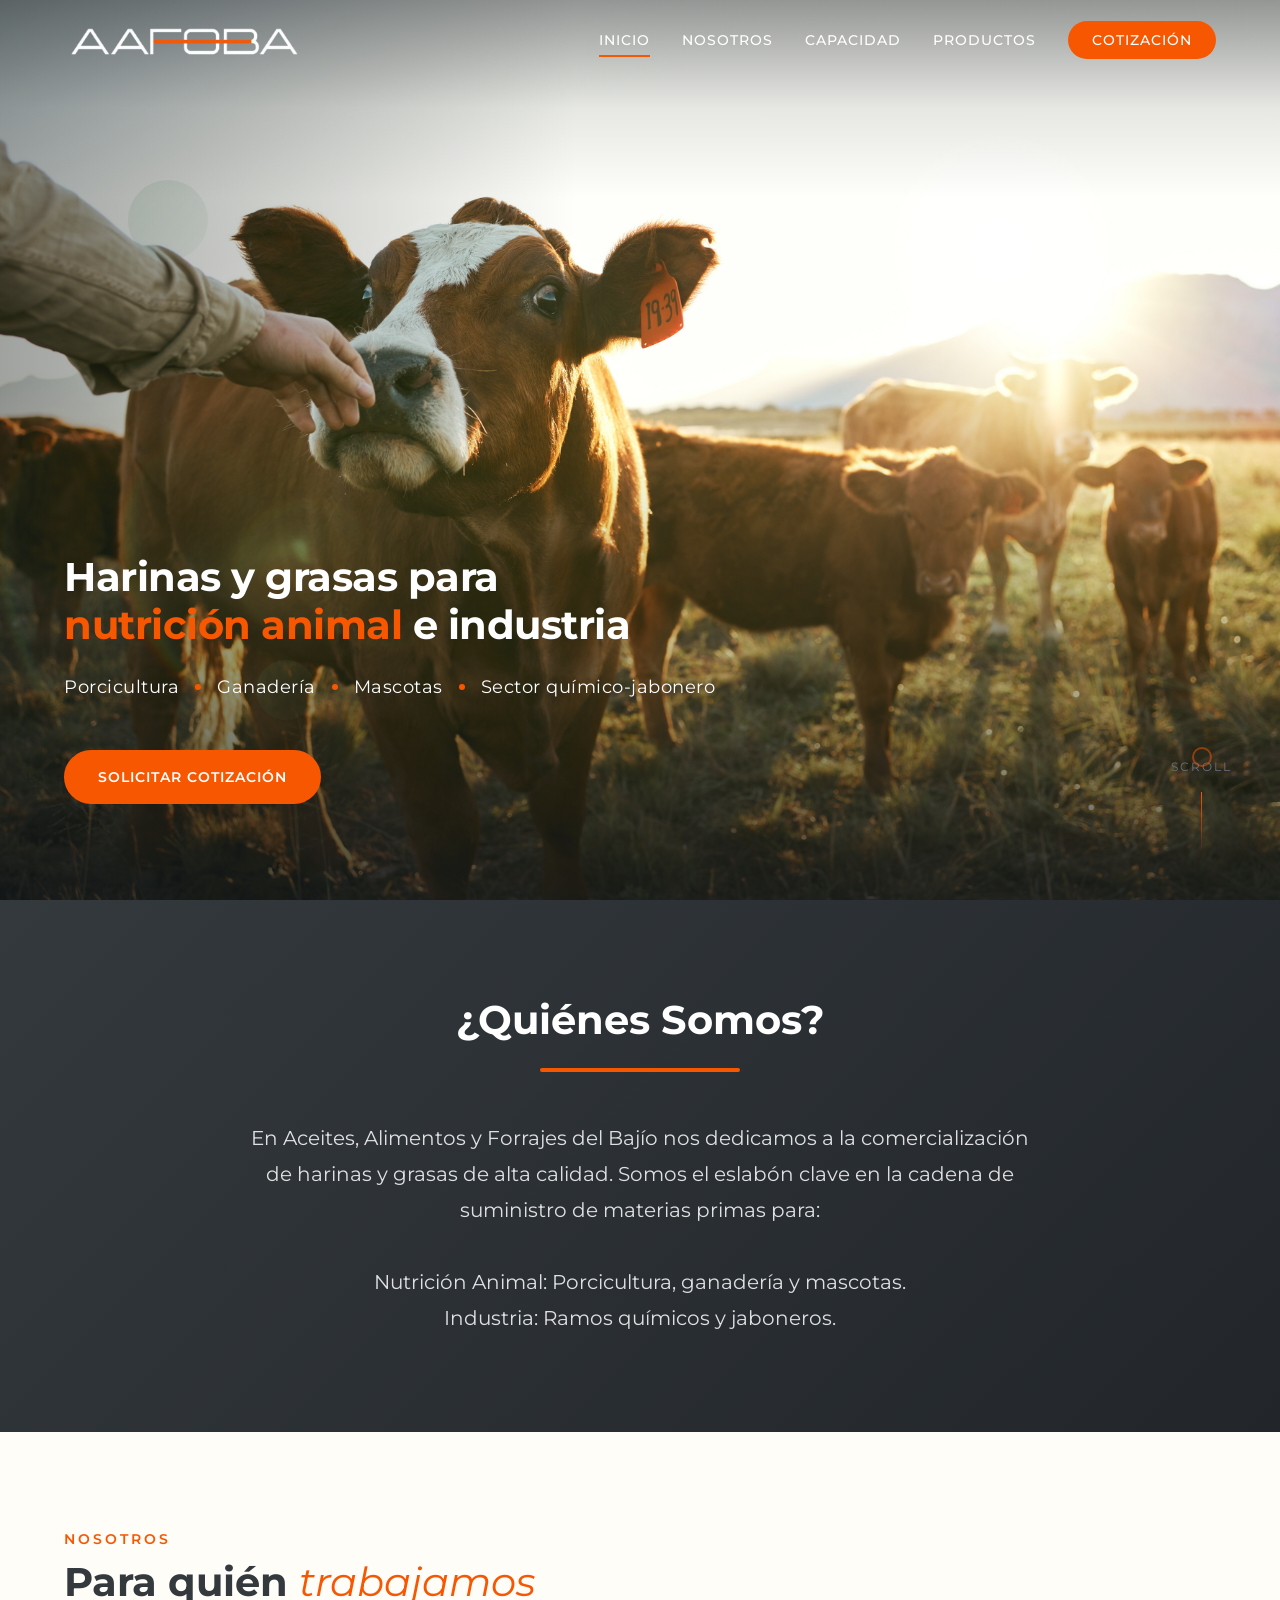
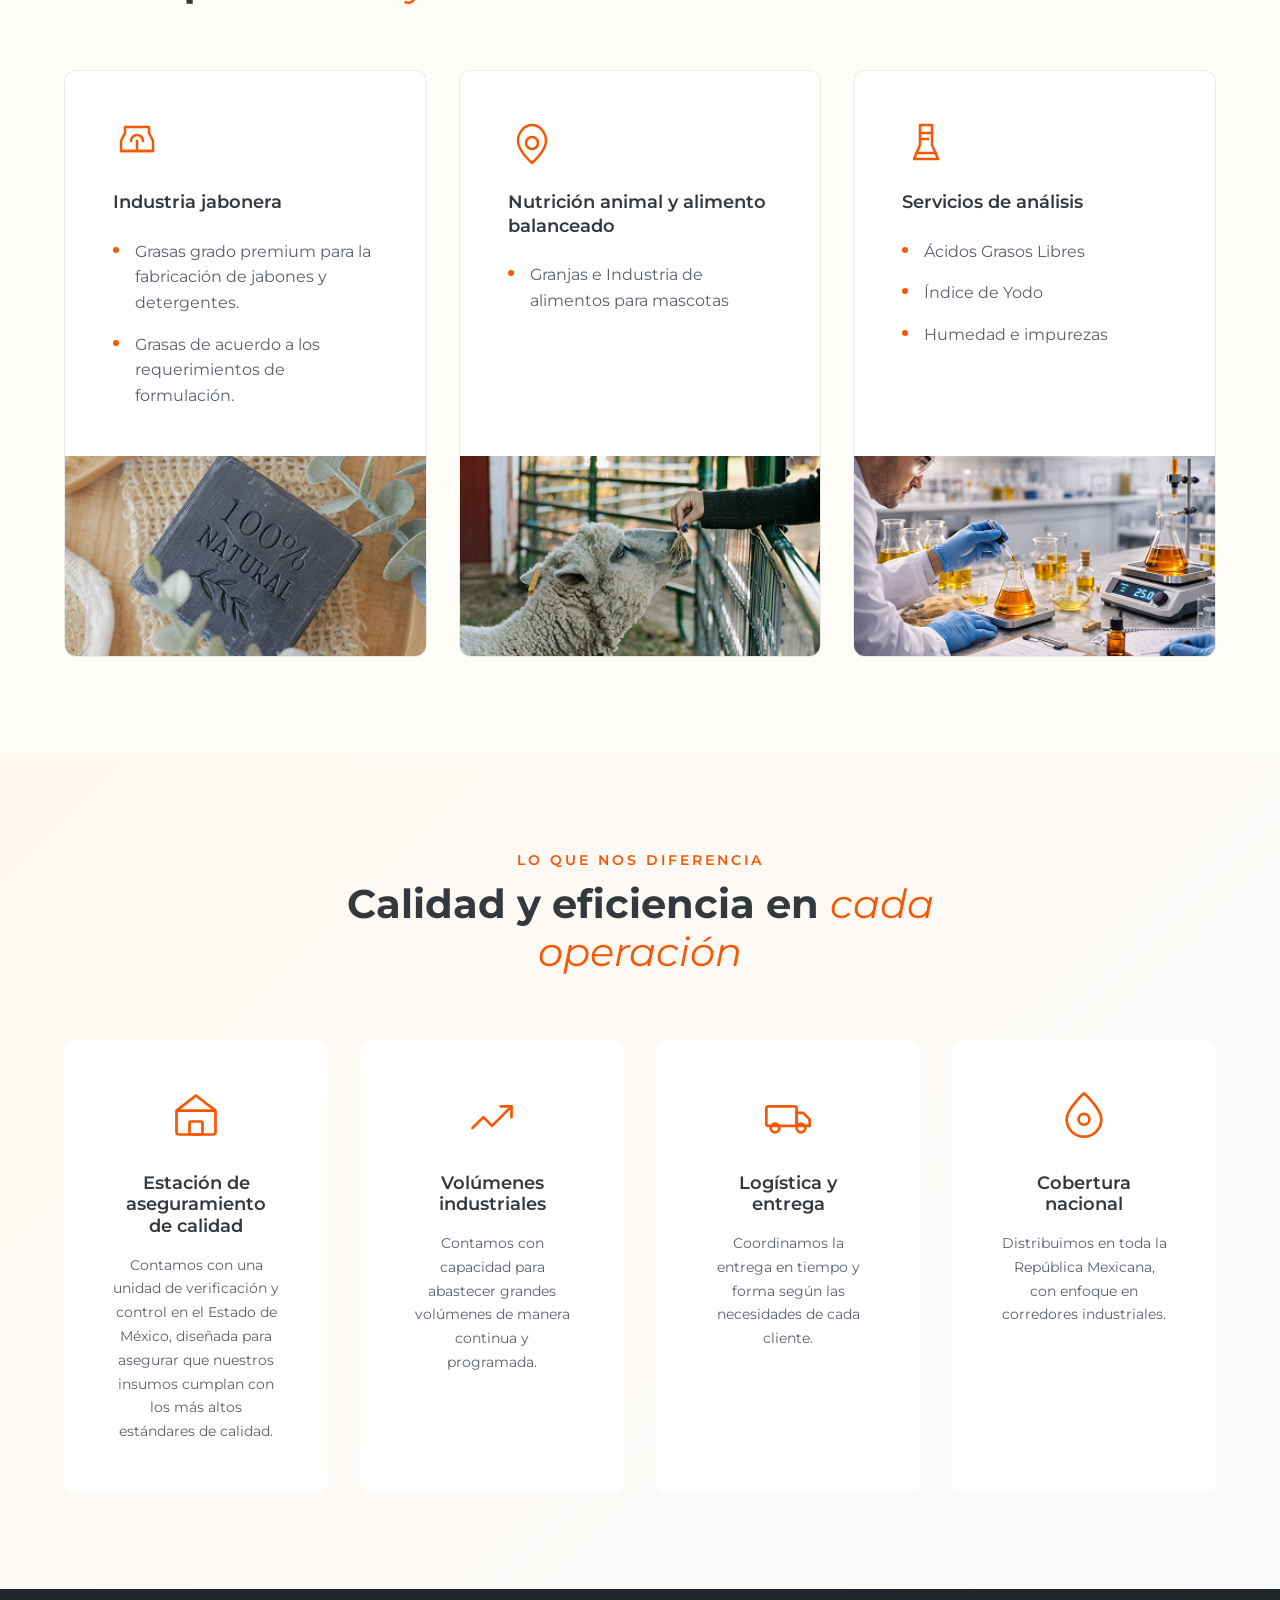
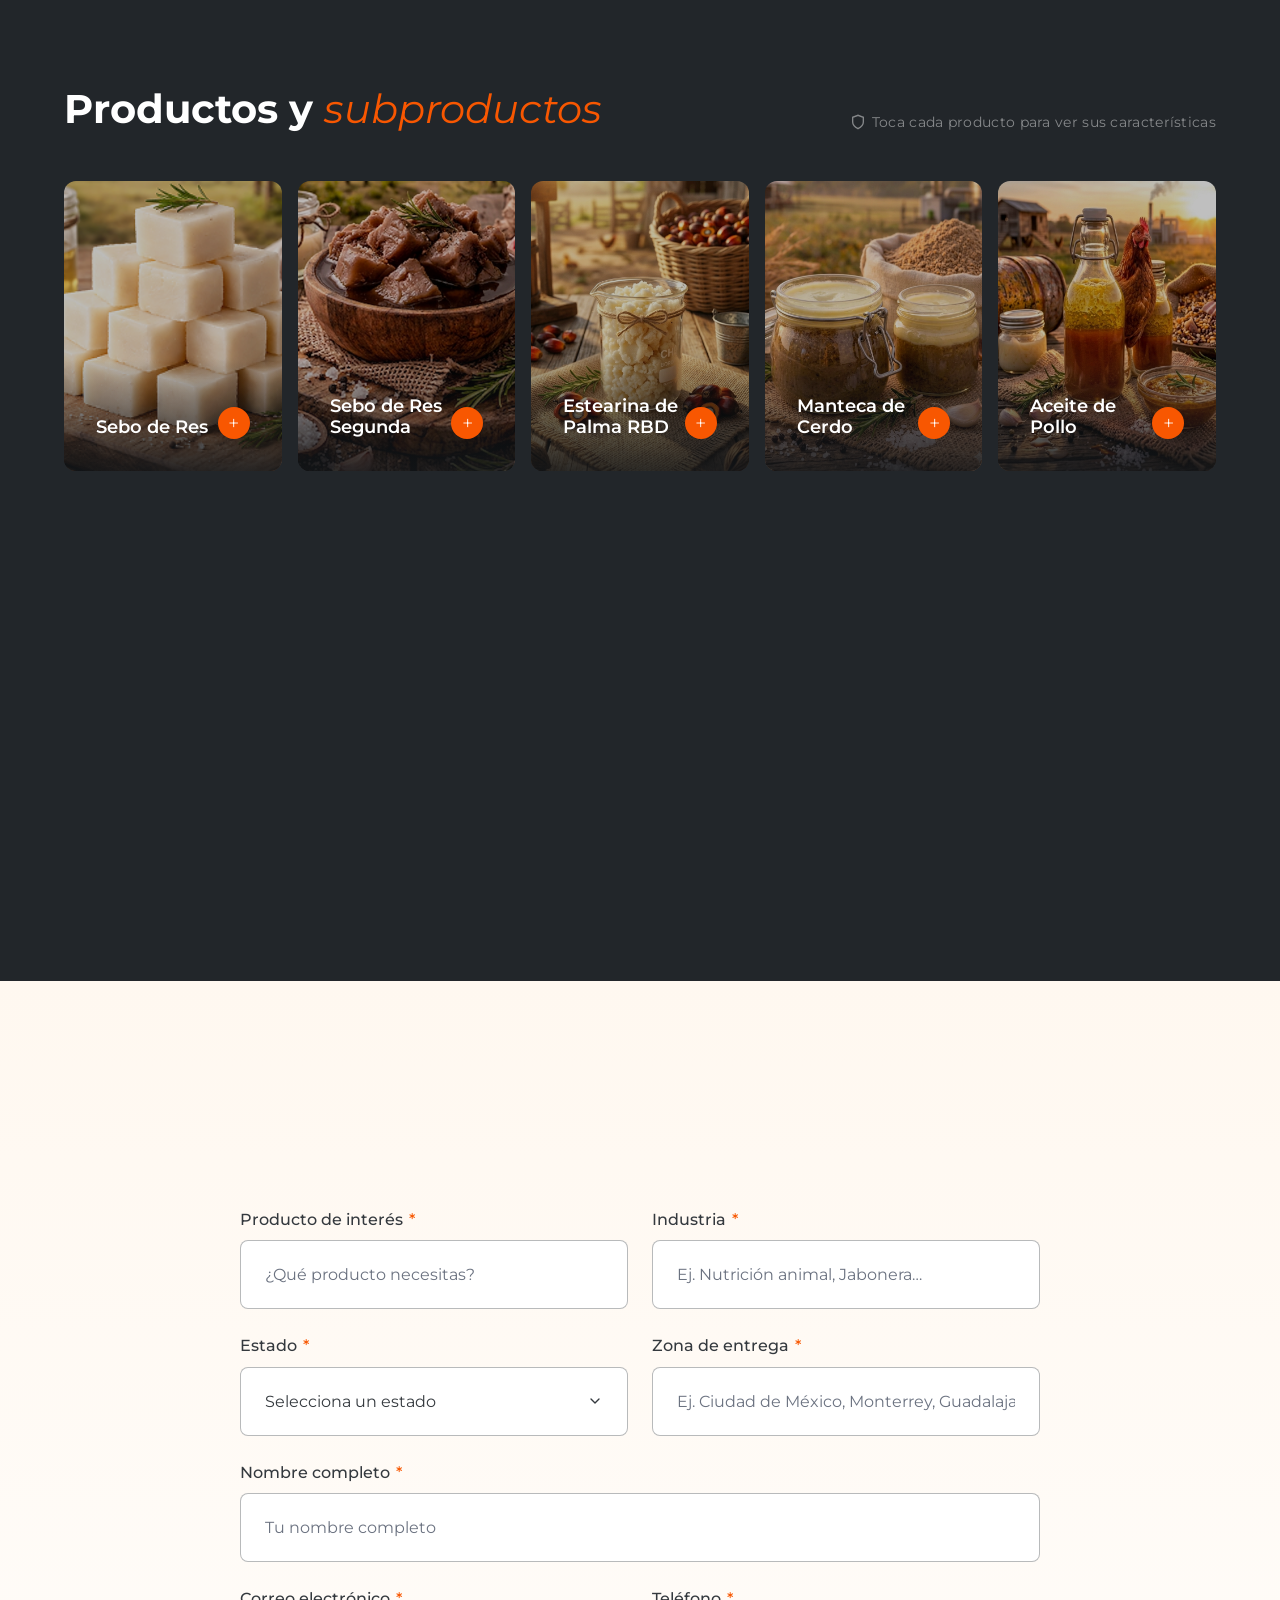
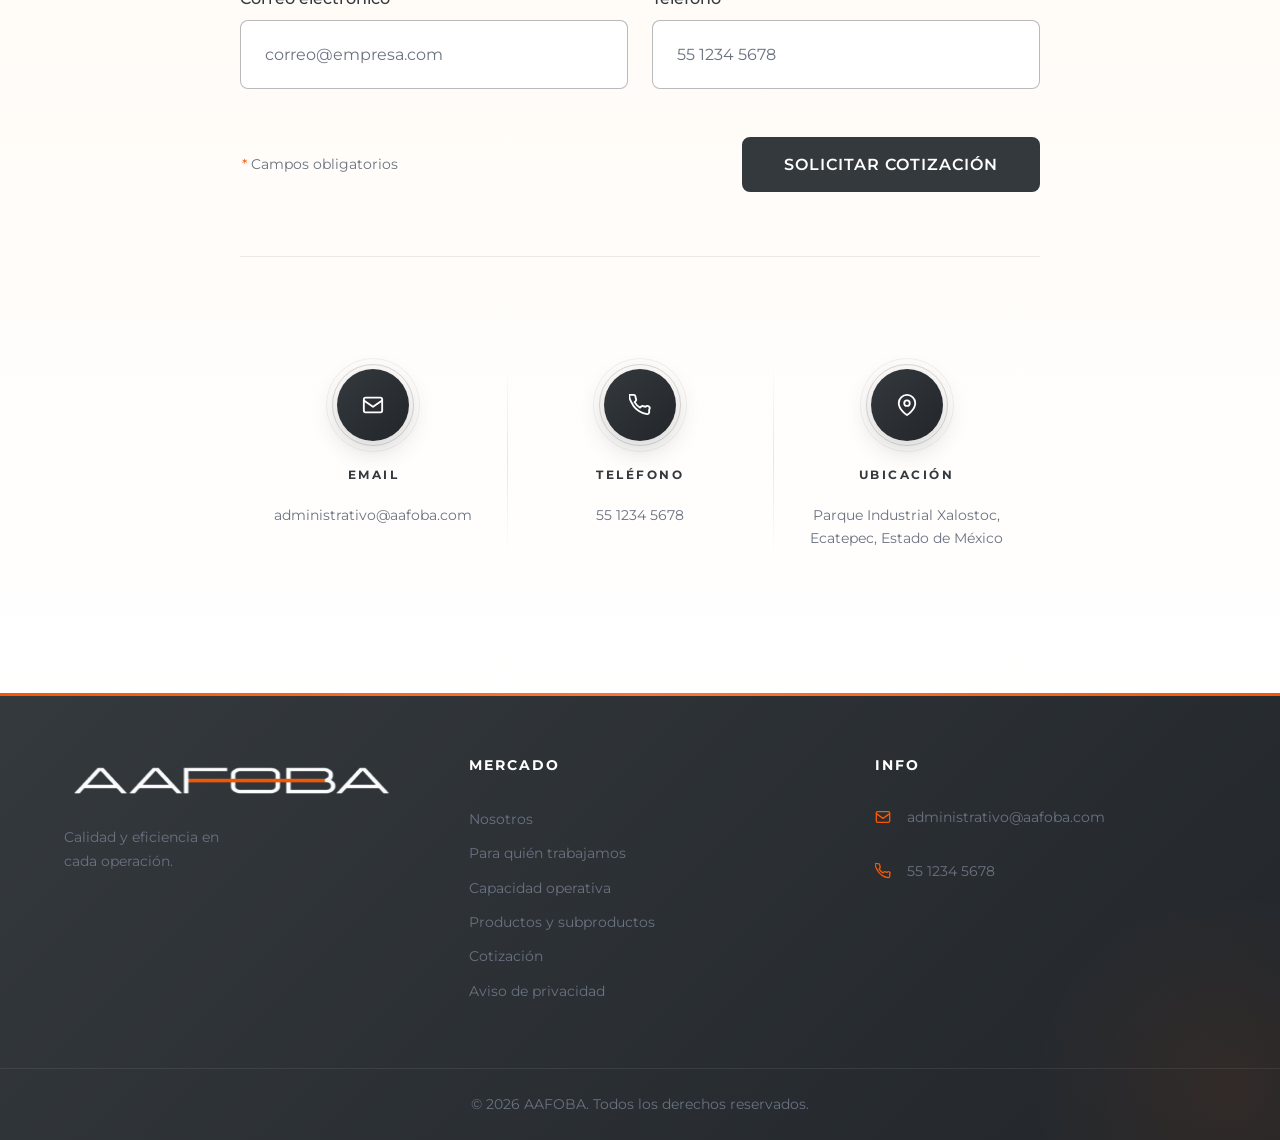
<file: index.html>
<!DOCTYPE html>
<html lang="es">
<head>
    <meta charset="UTF-8">
    <meta name="viewport" content="width=device-width, initial-scale=1.0">
    <meta name="description" content="AAFOBA - Harinas y grasas para nutrición animal e industria. Proveedor de grasas animales, vegetales y subproductos para porcicultura, ganadería, mascotas y sector químico-jabonero.">
    <meta name="keywords" content="harinas, grasas animales, grasas vegetales, nutrición animal, alimento balanceado, industria jabonera, México">
    <meta name="author" content="AAFOBA">
    <meta name="robots" content="index, follow">

    <!-- Open Graph / Social Media -->
    <meta property="og:type" content="website">
    <meta property="og:title" content="AAFOBA | Harinas y Grasas para Nutrición Animal">
    <meta property="og:description" content="Proveedor de grasas animales, vegetales y subproductos para nutrición animal e industria.">
    <meta property="og:image" content="Images/og-image.jpg">
    <meta property="og:url" content="https://aafoba.mx">

    <!-- Favicon -->
    <link rel="icon" type="image/png" href="Images/favicon.png">
    <link rel="apple-touch-icon" href="Images/apple-touch-icon.png">

    <title>AAFOBA | Harinas y Grasas para Nutrición Animal</title>

    <!-- Preconnect for Performance -->
    <link rel="preconnect" href="https://fonts.googleapis.com">
    <link rel="preconnect" href="https://fonts.gstatic.com" crossorigin>

    <!-- Fonts -->
    <link href="https://fonts.googleapis.com/css2?family=Montserrat:wght@300;400;500;600;700;800&display=swap" rel="stylesheet">

    <!-- Styles -->
    <link rel="stylesheet" href="css/styles.css">

    <!-- Components -->
    <script src="feature/layouts/Header.js" defer></script>
    <script src="feature/layouts/Footer.js" defer></script>

    <script src="feature/modules/Hero.js" defer></script>
    <script src="feature/modules/Objective.js" defer></script>
    <script src="feature/modules/Clients.js" defer></script>
    <script src="feature/modules/Capacity.js" defer></script>
    <script src="feature/modules/Products.js" defer></script>
    <script src="feature/modules/QuoteForm.js" defer></script>
    <script src="feature/modules/NotFound.js" defer></script>

    <script src="feature/components/ClientCard.js" defer></script>
    <script src="feature/components/CapacityCard.js" defer></script>
    <script src="feature/components/ProductCard.js" defer></script>
    <script src="feature/components/ContactCards.js" defer></script>
</head>
<body>
    <aafo-header></aafo-header>
    <main>
        <aafo-hero></aafo-hero>
        <aafo-objective></aafo-objective>
        <aafo-clients></aafo-clients>
        <aafo-capacity></aafo-capacity>
        <aafo-products></aafo-products>
        <aafo-quote-form></aafo-quote-form>
    </main>
    <aafo-footer></aafo-footer>
    <script src="js/main.js"></script>
</body>
</html>
</file>
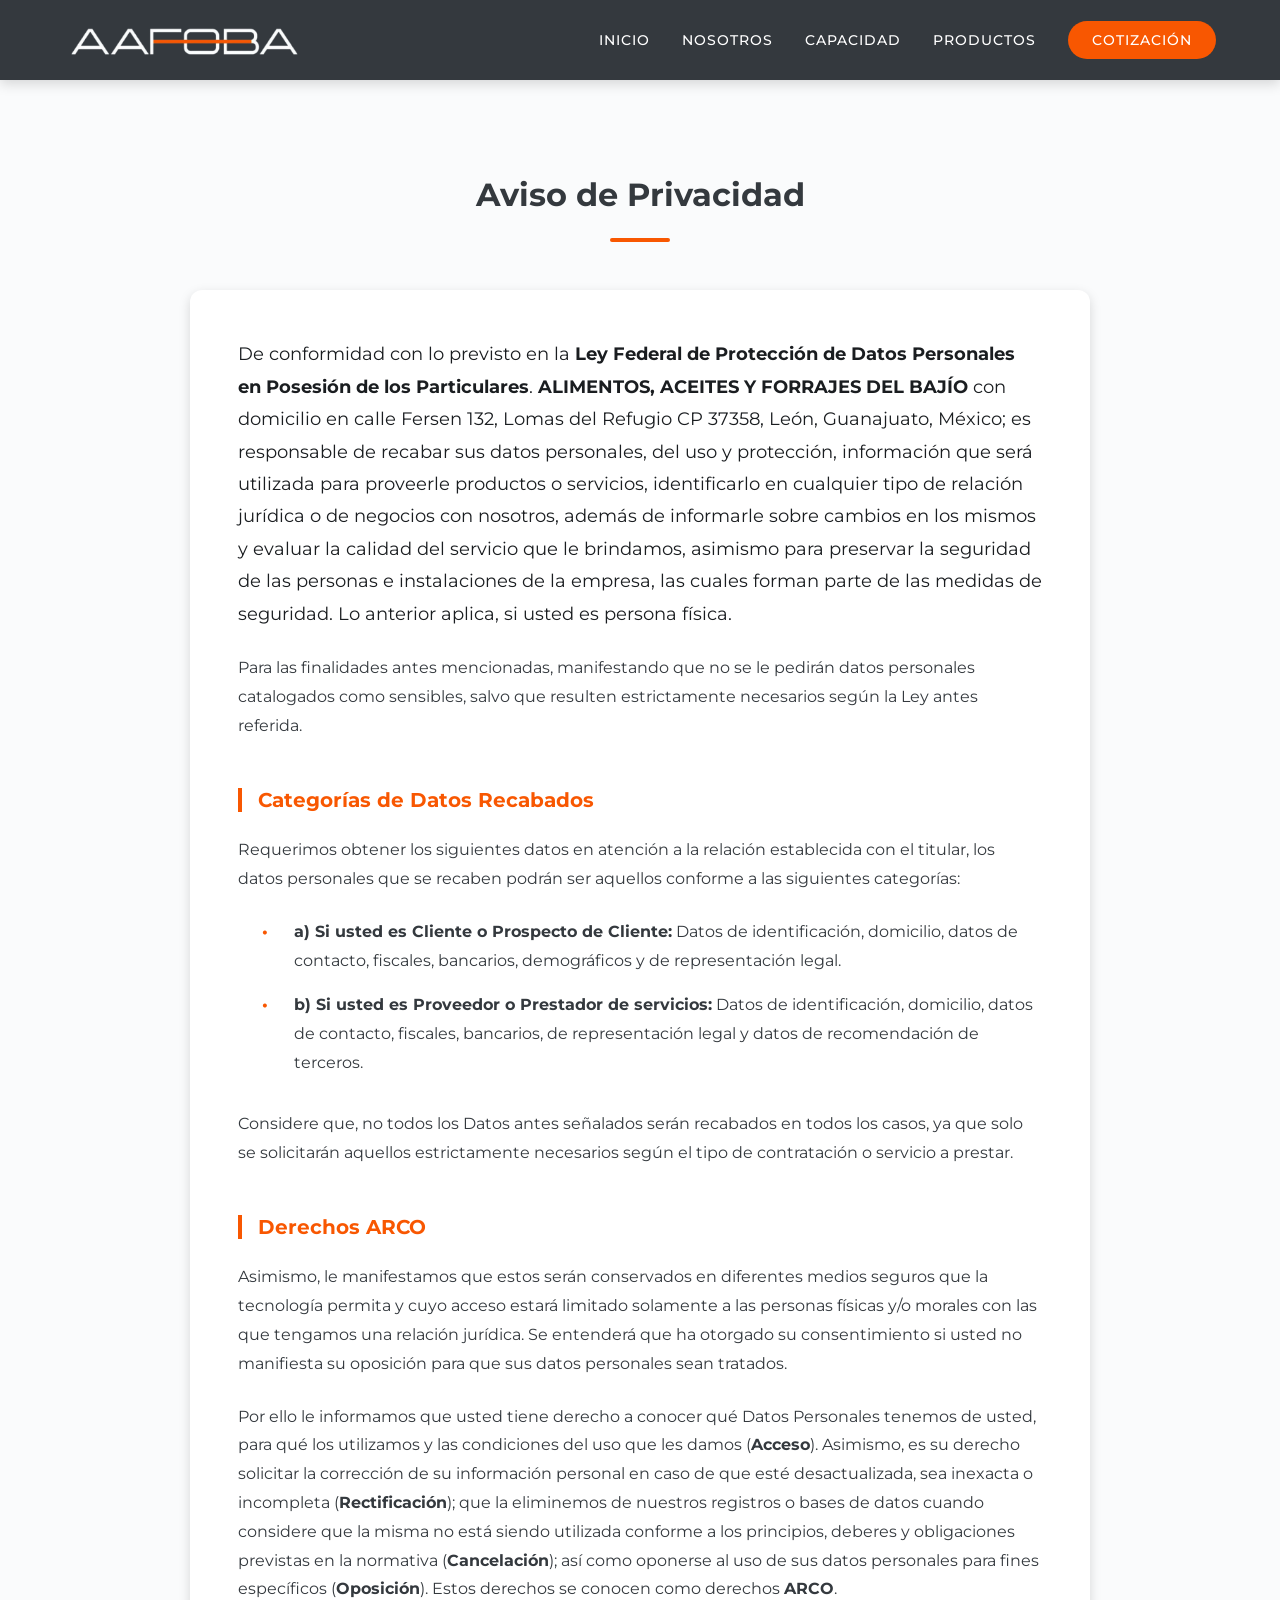
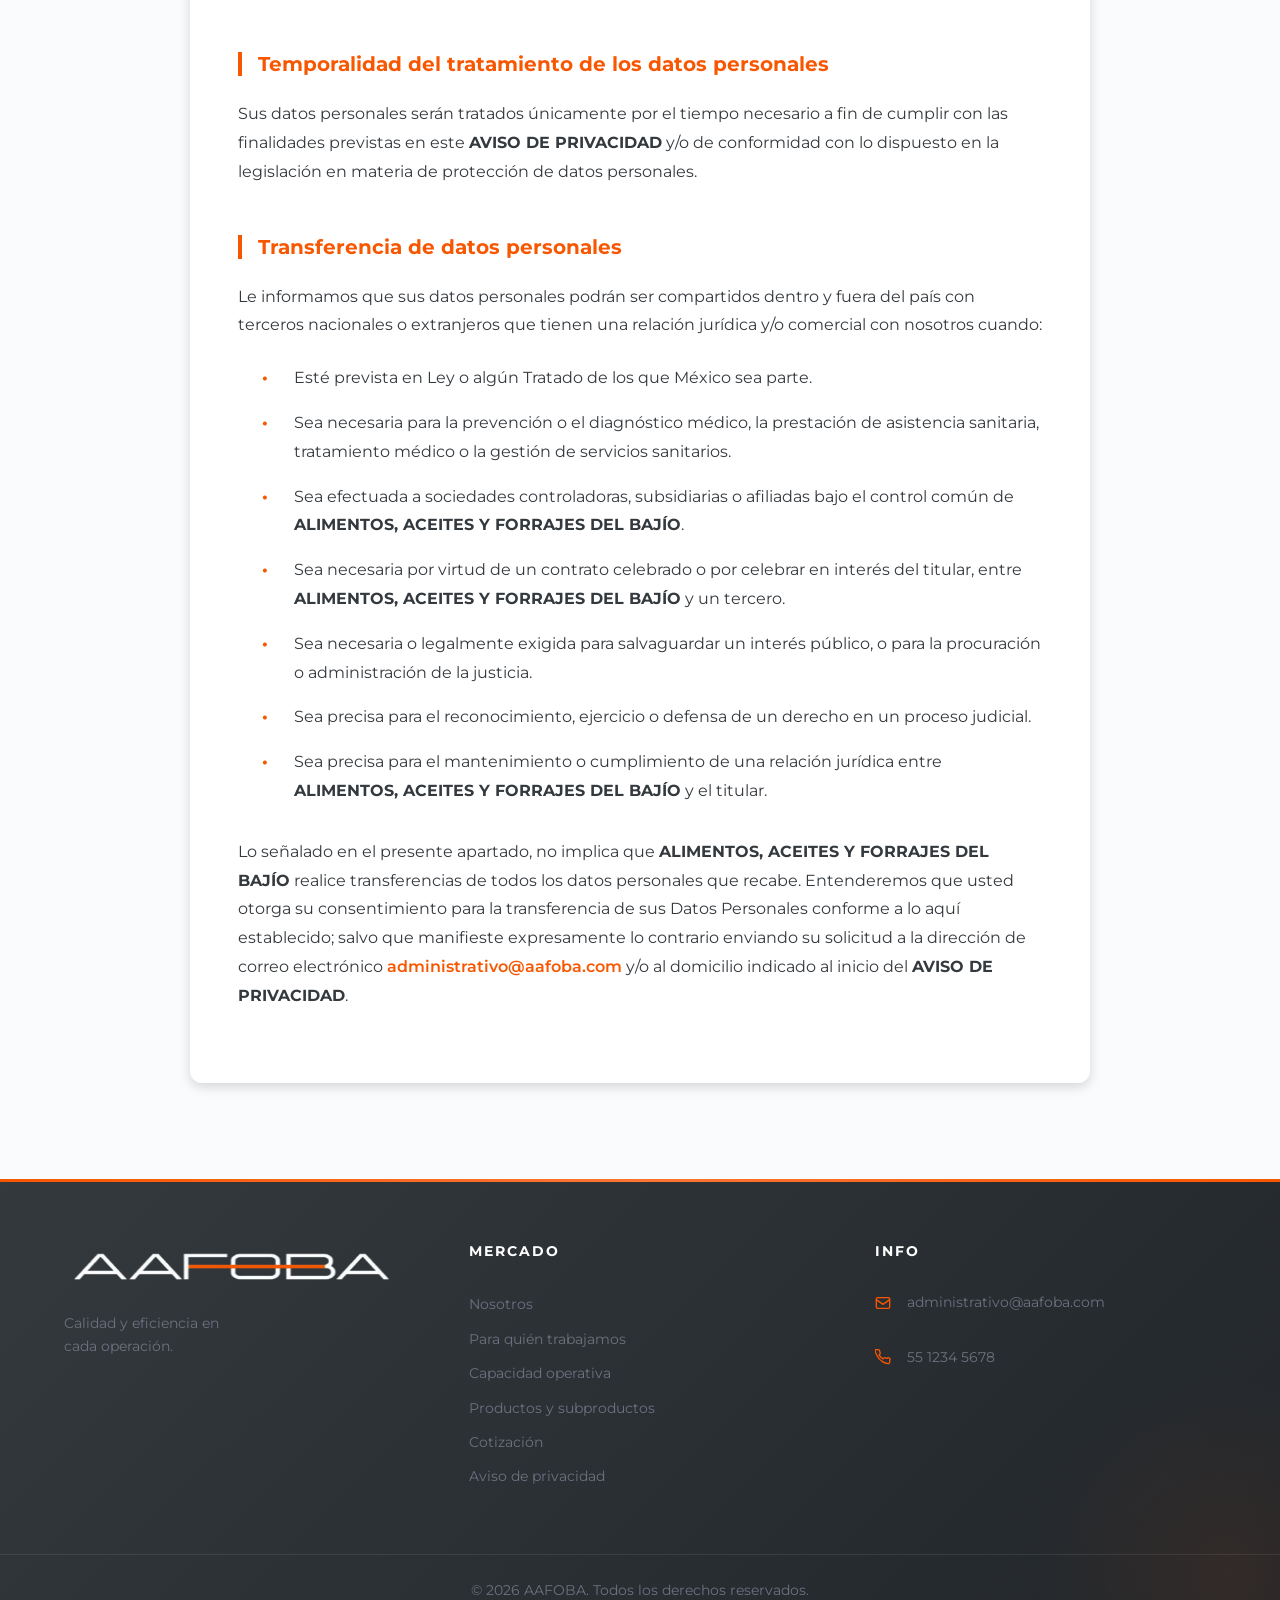
<file: aviso-de-privacidad.html>
<!DOCTYPE html>
<html lang="es">
<head>
    <meta charset="UTF-8">
    <meta name="viewport" content="width=device-width, initial-scale=1.0">
    <meta name="description" content="Aviso de Privacidad - AAFOBA. Protección de datos personales y transparencia.">
    <meta name="robots" content="index, follow">

    <!-- Favicon -->
    <link rel="icon" type="image/png" href="Images/favicon.png">
    <link rel="apple-touch-icon" href="Images/apple-touch-icon.png">

    <title>Aviso de Privacidad | AAFOBA</title>

    <!-- Fonts -->
    <link rel="preconnect" href="https://fonts.googleapis.com">
    <link rel="preconnect" href="https://fonts.gstatic.com" crossorigin>
    <link href="https://fonts.googleapis.com/css2?family=Montserrat:wght@300;400;500;600;700;800&display=swap" rel="stylesheet">

    <!-- Styles -->
    <link rel="stylesheet" href="css/styles.css">

    <!-- Components -->
    <script src="feature/layouts/Header.js" defer></script>
    <script src="feature/layouts/Footer.js" defer></script>
    <script src="feature/modules/privacyNotice.js" defer></script>
</head>
<body class="privacy-page">
    <aafo-header></aafo-header>
    
    <main style="padding-top: var(--header-height); min-height: calc(100vh - var(--header-height) - 300px);">
        <aafo-privacy></aafo-privacy>
    </main>

    <aafo-footer></aafo-footer>

    <script src="js/main.js"></script>
</body>
</html>
</file>
<file: css/styles.css>
/**
 * ============================================================================
 * AAFOBA - Main Stylesheet
 * ============================================================================
 *
 * Brand Colors:
 * - Primary (Orange): #F85701
 * - Secondary (Dark Gray): #34393E
 *
 * Table of Contents:
 * 1. CSS Variables / Design Tokens
 * 2. Reset & Base Styles
 * 3. Layout & Container
 * 4. Typography
 * 5. Buttons
 * 6. Header & Navigation
 * 7. Hero Section
 * 8. Section Defaults
 * 9. Objective Section
 * 10. Clients Section
 * 11. Capacity Section
 * 12. Products Section
 * 13. Quote Section
 * 14. NotFound Section
 * 15. Footer
 * 16. Animations & Effects
 * 17. Utilities
 * 18. Media Queries
 *
 * ============================================================================
 */


/* ==========================================================================
   1. CSS VARIABLES / DESIGN TOKENS
   ========================================================================== */

:root {
    /* Brand Colors */
    --color-primary: #F85701;
    --color-primary-dark: #d94a00;
    --color-primary-light: #ff7433;

    /* Neutral Colors */
    --color-secondary: #34393E;
    --color-secondary-light: #5a6169;
    --color-secondary-dark: #22262a;

    /* UI Colors */
    --color-white: #FFFFFF;
    --color-light: #FAFBFC;
    --color-gray: #6B7280;
    --color-dark: #1a1d20;

    /* Warm/Neutral Accent Colors */
    --color-warm: #FFF8F0;
    --color-cream: #FFFDF8;

    /* Typography */
    --font-family: 'Montserrat', -apple-system, BlinkMacSystemFont, 'Segoe UI', Roboto, sans-serif;

    --font-size-xs: 0.75rem; /* 12px */
    --font-size-sm: 0.875rem; /* 14px */
    --font-size-base: 1rem; /* 16px */
    --font-size-lg: 1.125rem; /* 18px */
    --font-size-xl: 1.25rem; /* 20px */
    --font-size-2xl: 1.5rem; /* 24px */
    --font-size-3xl: 2rem; /* 32px */
    --font-size-4xl: 2.5rem; /* 40px */
    --font-size-5xl: 3.5rem; /* 56px */

    /* Spacing Scale */
    --spacing-xs: 0.5rem; /* 8px */
    --spacing-sm: 1rem; /* 16px */
    --spacing-md: 1.5rem; /* 24px */
    --spacing-lg: 2rem; /* 32px */
    --spacing-xl: 3rem; /* 48px */
    --spacing-2xl: 4rem; /* 64px */
    --spacing-3xl: 6rem; /* 96px */

    /* Layout */
    --container-max: 1200px;
    --header-height: 80px;

    /* Transitions */
    --transition-fast: 0.2s ease;
    --transition-base: 0.3s ease;
    --transition-slow: 0.5s ease;

    /* Shadows */
    --shadow-sm: 0 2px 4px rgba(0, 0, 0, 0.1);
    --shadow-md: 0 4px 12px rgba(0, 0, 0, 0.15);
    --shadow-lg: 0 8px 24px rgba(0, 0, 0, 0.2);

    /* Border Radius */
    --radius-sm: 4px;
    --radius-md: 8px;
    --radius-lg: 12px;
    --radius-full: 50px;

    /* Z-Index Scale */
    --z-dropdown: 100;
    --z-sticky: 500;
    --z-fixed: 1000;
    --z-modal: 1100;
}


/* ==========================================================================
   2. RESET & BASE STYLES
   ========================================================================== */

*,
*::before,
*::after {
    margin: 0;
    padding: 0;
    box-sizing: border-box;
}

html {
    scroll-behavior: smooth;
    font-size: 16px;
    -webkit-text-size-adjust: 100%;
}

body {
    font-family: var(--font-family);
    font-size: var(--font-size-base);
    line-height: 1.6;
    color: var(--color-secondary);
    background-color: var(--color-white);
    overflow-x: hidden;
    -webkit-font-smoothing: antialiased;
    -moz-osx-font-smoothing: grayscale;
}

a {
    text-decoration: none;
    color: inherit;
    transition: color var(--transition-fast);
}

a:focus-visible {
    outline: 2px solid var(--color-primary);
    outline-offset: 2px;
}

ul,
ol {
    list-style: none;
}

img {
    max-width: 100%;
    height: auto;
    display: block;
}

button {
    font-family: inherit;
    cursor: pointer;
    border: none;
    background: none;
}

button:focus-visible {
    outline: 2px solid var(--color-primary);
    outline-offset: 2px;
}

input,
textarea,
select {
    font-family: inherit;
}


/* ==========================================================================
   3. LAYOUT & CONTAINER
   ========================================================================== */

.container {
    width: 100%;
    max-width: var(--container-max);
    margin-inline: auto;
    padding-inline: var(--spacing-md);
}


/* ==========================================================================
   4. TYPOGRAPHY
   ========================================================================== */

h1, h2, h3, h4, h5, h6 {
    font-weight: 700;
    line-height: 1.2;
}


/* ==========================================================================
   5. BUTTONS
   ========================================================================== */

.btn {
    display: inline-flex;
    align-items: center;
    justify-content: center;
    padding: 0.875rem 2rem;
    font-family: var(--font-family);
    font-size: var(--font-size-sm);
    font-weight: 600;
    text-transform: uppercase;
    letter-spacing: 1px;
    border: 2px solid transparent;
    border-radius: var(--radius-full);
    cursor: pointer;
    transition: all var(--transition-base);
}

.btn--primary {
    position: relative;
    overflow: hidden;
    background-color: var(--color-primary);
    color: var(--color-white);
    border-color: var(--color-primary);
}

.btn--primary::after {
    content: '';
    position: absolute;
    top: 50%;
    left: 50%;
    width: 0;
    height: 0;
    background: rgba(255, 255, 255, 0.2);
    border-radius: 50%;
    transform: translate(-50%, -50%);
    transition: width 0.6s ease, height 0.6s ease;
}

.btn--primary:hover {
    background-color: var(--color-primary-dark);
    border-color: var(--color-primary-dark);
    transform: translateY(-2px);
    box-shadow: var(--shadow-md);
}

.btn--primary:hover::after {
    width: 300px;
    height: 300px;
}

.btn--secondary {
    background-color: transparent;
    color: var(--color-white);
    border-color: var(--color-white);
}

.btn--secondary:hover {
    background-color: var(--color-white);
    color: var(--color-secondary);
    transform: translateY(-2px);
}

.btn--large {
    padding: 1rem 2.5rem;
    font-size: var(--font-size-base);
    border-radius: var(--radius-md);
    background-color: var(--color-secondary);
    border-color: var(--color-secondary);
}

.btn--large:hover {
    background-color: var(--color-primary);
    border-color: var(--color-primary);
}


/* ==========================================================================
   6. HEADER & NAVIGATION
   ========================================================================== */

.header {
    position: fixed;
    top: 0;
    left: 0;
    width: 100%;
    height: var(--header-height);
    z-index: var(--z-fixed);
    transition: all var(--transition-base);
}

.header--scrolled,
.header--solid {
    background-color: var(--color-secondary);
    box-shadow: var(--shadow-md);
}

.nav {
    display: flex;
    align-items: center;
    justify-content: space-between;
    height: 100%;
}

.nav__logo {
    display: flex;
    align-items: center;
    z-index: calc(var(--z-fixed) + 1);
}

.nav__logo-img {
    height: 45px;
    width: auto;
}

.nav__list {
    display: flex;
    align-items: center;
    gap: var(--spacing-lg);
}

.nav__link {
    position: relative;
    font-size: var(--font-size-sm);
    font-weight: 500;
    color: var(--color-white);
    text-transform: uppercase;
    letter-spacing: 1px;
    padding: var(--spacing-xs) 0;
}

.nav__link::after {
    content: '';
    position: absolute;
    bottom: 0;
    left: 0;
    width: 0;
    height: 2px;
    background-color: var(--color-primary);
    transition: width var(--transition-base);
}

.nav__link:hover::after,
.nav__link.active::after {
    width: 100%;
}

.nav__link--cta {
    background-color: var(--color-primary);
    padding: 0.625rem 1.5rem;
    border-radius: var(--radius-full);
}

.nav__link--cta::before,
.nav__link--cta::after {
    display: none;
}

.nav__link--cta:hover {
    background-color: var(--color-primary-dark);
}

/* Mobile Menu Toggle */
.nav__toggle {
    display: none;
    flex-direction: column;
    gap: 5px;
    z-index: calc(var(--z-fixed) + 1);
    padding: var(--spacing-xs);
}

.nav__toggle span {
    display: block;
    width: 25px;
    height: 2px;
    background-color: var(--color-white);
    transition: all var(--transition-base);
}

.nav__toggle[aria-expanded="true"] span:nth-child(1) {
    transform: rotate(45deg) translate(5px, 5px);
}

.nav__toggle[aria-expanded="true"] span:nth-child(2) {
    opacity: 0;
}

.nav__toggle[aria-expanded="true"] span:nth-child(3) {
    transform: rotate(-45deg) translate(5px, -5px);
}


/* ==========================================================================
   7. HERO SECTION
   ========================================================================== */

.hero {
    position: relative;
    width: 100%;
    min-height: 100vh;
    display: flex;
    align-items: flex-end;
    justify-content: flex-start;
    overflow: hidden;
}

.hero__background {
    position: absolute;
    top: 0;
    left: 0;
    width: 100%;
    height: 100%;
    background-image: url('../Images/hero-bg.jpg');
    background-size: cover;
    background-position: center;
    background-repeat: no-repeat;
    will-change: transform;
}

.hero__overlay {
    position: absolute;
    top: 0;
    left: 0;
    width: 100%;
    height: 100%;
    background: linear-gradient(
            to top,
            rgba(20, 23, 26, 0.75) 0%,
            rgba(20, 23, 26, 0.3) 25%,
            transparent 50%
    ),
    linear-gradient(
            to bottom,
            rgba(20, 23, 26, 0.45) 0%,
            rgba(20, 23, 26, 0.1) 12%,
            transparent 22%
    ),
    linear-gradient(
            to right,
            rgba(20, 23, 26, 0.4) 0%,
            transparent 45%
    );
}

.hero__content {
    position: relative;
    z-index: 10;
    text-align: left;
    width: 100%;
    padding: var(--spacing-2xl);
    padding-bottom: var(--spacing-3xl);
}

.hero__title {
    font-size: clamp(var(--font-size-2xl), 3.5vw, var(--font-size-4xl));
    font-weight: 700;
    color: var(--color-white);
    line-height: 1.2;
    margin-bottom: var(--spacing-md);
    letter-spacing: -0.5px;
    max-width: 700px;
}

.hero__title--highlight {
    color: var(--color-primary);
}

.hero__sectors {
    display: flex;
    align-items: center;
    justify-content: flex-start;
    flex-wrap: wrap;
    gap: var(--spacing-sm);
    margin-bottom: var(--spacing-xl);
}

.hero__sector {
    font-size: clamp(var(--font-size-sm), 1.5vw, var(--font-size-lg));
    color: var(--color-white);
    font-weight: 400;
    letter-spacing: 0.5px;
}

.hero__sector-dot {
    width: 6px;
    height: 6px;
    background-color: var(--color-primary);
    border-radius: 50%;
    flex-shrink: 0;
}

.hero__buttons {
    display: flex;
    gap: var(--spacing-md);
    justify-content: flex-start;
    flex-wrap: wrap;
}

/* Scroll Indicator */
.hero__scroll {
    position: absolute;
    bottom: var(--spacing-xl);
    right: var(--spacing-xl);
    display: flex;
    flex-direction: column;
    align-items: center;
    gap: var(--spacing-sm);
    z-index: 10;
}

.hero__scroll::before {
    content: '';
    position: absolute;
    top: -10px;
    left: 50%;
    transform: translateX(-50%);
    width: 20px;
    height: 20px;
    border: 2px solid var(--color-primary);
    border-radius: 50%;
    opacity: 0.5;
    animation: scrollPulse 2s ease-in-out infinite;
}

.hero__scroll-text {
    font-size: var(--font-size-xs);
    text-transform: uppercase;
    letter-spacing: 2px;
    color: var(--color-gray);
}

.hero__scroll-line {
    position: relative;
    width: 1px;
    height: 60px;
    background: linear-gradient(to bottom, var(--color-primary), transparent);
    animation: scrollLine 2s ease-in-out infinite;
}


/* ==========================================================================
   8. SECTION DEFAULTS
   ========================================================================== */

.section {
    position: relative;
    padding: var(--spacing-3xl) 0;
}

.section--alt {
    background-color: var(--color-light);
}

.section__title {
    font-size: var(--font-size-3xl);
    font-weight: 700;
    color: var(--color-secondary);
    text-align: center;
    margin-bottom: var(--spacing-xl);
    position: relative;
}

.section__title::after {
    content: '';
    display: block;
    width: 60px;
    height: 4px;
    background-color: var(--color-primary);
    margin: var(--spacing-md) auto 0;
    border-radius: var(--radius-full);
}

.section__title--left {
    text-align: left;
    font-size: clamp(var(--font-size-2xl), 4vw, var(--font-size-4xl));
    margin-bottom: var(--spacing-2xl);
}

.section__title--left::after {
    display: none;
}

.section__title em {
    font-style: italic;
    font-weight: 400;
    color: var(--color-primary);
}


/* ==========================================================================
   9. OBJECTIVE SECTION
   ========================================================================== */

.objective {
    padding: var(--spacing-3xl) 0;
    background: linear-gradient(135deg, var(--color-secondary) 0%, var(--color-secondary-dark) 100%);
    text-align: center;
}

.objective__title {
    font-size: clamp(var(--font-size-2xl), 4vw, var(--font-size-4xl));
    font-weight: 700;
    color: var(--color-white);
    margin-bottom: var(--spacing-md);
}

.objective__line {
    position: relative;
    overflow: hidden;
    width: 200px;
    height: 4px;
    background-color: var(--color-primary);
    margin: 0 auto var(--spacing-xl);
    border-radius: var(--radius-full);
}

.objective__line::after {
    content: '';
    position: absolute;
    top: 0;
    left: -100%;
    width: 100%;
    height: 100%;
    background: linear-gradient(90deg, transparent, rgba(255, 255, 255, 0.4), transparent);
    animation: shimmer 2s ease-in-out infinite;
}

.objective__text {
    max-width: 800px;
    margin-inline: auto;
    font-size: clamp(var(--font-size-base), 2vw, var(--font-size-xl));
    color: rgba(255, 255, 255, 0.85);
    line-height: 1.8;
}


/* ==========================================================================
   10. CLIENTS SECTION
   ========================================================================== */

.clients {
    padding: var(--spacing-3xl) 0;
    background-color: var(--color-cream);
}

.clients__pretitle {
    font-size: var(--font-size-sm);
    font-weight: 600;
    text-transform: uppercase;
    letter-spacing: 3px;
    color: var(--color-primary);
    margin-bottom: var(--spacing-xs);
}

.clients__grid {
    display: grid;
    grid-template-columns: repeat(3, 1fr);
    gap: var(--spacing-lg);
}

.clients__card {
    position: relative;
    background-color: var(--color-white);
    border: 1px solid rgba(52, 57, 62, 0.1);
    border-radius: var(--radius-lg);
    overflow: hidden;
    transition: all var(--transition-base);
    display: flex;
    flex-direction: column;
}

.clients__card::after {
    content: '';
    position: absolute;
    bottom: 0;
    left: 50%;
    width: 0;
    height: 3px;
    background: linear-gradient(90deg, transparent, var(--color-primary), transparent);
    transition: all var(--transition-base);
    transform: translateX(-50%);
}

.clients__card:hover {
    box-shadow: var(--shadow-lg);
    transform: translateY(-4px);
}

.clients__card:hover::after {
    width: 80%;
}

.clients__card:hover .clients__image img {
    transform: scale(1.05);
}

.clients__icon {
    width: 48px;
    height: 48px;
    color: var(--color-primary);
    margin-bottom: var(--spacing-md);
}

.clients__icon svg {
    width: 100%;
    height: 100%;
}

.clients__image {
    width: 100%;
    height: 200px;
    overflow: hidden;
    margin-top: auto;
}

.clients__image img {
    width: 100%;
    height: 100%;
    object-fit: cover;
    transition: transform var(--transition-slow);
}

.clients__content {
    padding: var(--spacing-xl);
    flex-grow: 1;
    display: flex;
    flex-direction: column;
}

.clients__card-title {
    font-size: var(--font-size-lg);
    font-weight: 600;
    color: var(--color-secondary);
    margin-bottom: var(--spacing-md);
    line-height: 1.3;
}

.clients__list {
    flex-grow: 1;
}

.clients__list li {
    display: flex;
    align-items: flex-start;
    gap: var(--spacing-sm);
    color: var(--color-secondary-light);
    font-size: var(--font-size-base);
    line-height: 1.6;
    margin-bottom: var(--spacing-sm);
}

.clients__list li:last-child {
    margin-bottom: 0;
}

.clients__bullet {
    width: 6px;
    height: 6px;
    min-width: 6px;
    background-color: var(--color-primary);
    border-radius: 50%;
    margin-top: 0.5rem;
}


/* ==========================================================================
   11. CAPACITY SECTION
   ========================================================================== */

.capacity {
    padding: var(--spacing-3xl) 0;
    background: linear-gradient(135deg, var(--color-warm) 0%, var(--color-light) 100%);
}

.capacity__header {
    text-align: center;
    max-width: 700px;
    margin: 0 auto var(--spacing-2xl);
}

.capacity__pretitle {
    font-size: var(--font-size-sm);
    font-weight: 600;
    text-transform: uppercase;
    letter-spacing: 3px;
    color: var(--color-primary);
    margin-bottom: var(--spacing-xs);
}

.capacity__title {
    font-size: clamp(var(--font-size-2xl), 4vw, var(--font-size-4xl));
    font-weight: 700;
    color: var(--color-secondary);
    line-height: 1.2;
}

.capacity__title em {
    font-style: italic;
    font-weight: 400;
    color: var(--color-primary);
}

.capacity__grid {
    display: grid;
    grid-template-columns: repeat(4, 1fr);
    gap: var(--spacing-lg);
}

.capacity__card {
    position: relative;
    background-color: var(--color-white);
    border-radius: var(--radius-lg);
    padding: var(--spacing-xl);
    text-align: center;
    transition: all var(--transition-base);
    border: 1px solid transparent;
}

.capacity__card::after {
    content: '';
    position: absolute;
    bottom: 0;
    left: 50%;
    width: 0;
    height: 3px;
    background: linear-gradient(90deg, transparent, var(--color-primary), transparent);
    transition: all var(--transition-base);
    transform: translateX(-50%);
}

.capacity__card:hover {
    transform: translateY(-6px);
    box-shadow: var(--shadow-lg);
    border-color: rgba(248, 87, 1, 0.1);
}

.capacity__card:hover::after {
    width: 80%;
}

.capacity__icon {
    width: 52px;
    height: 52px;
    margin: 0 auto var(--spacing-lg);
    color: var(--color-primary);
    display: flex;
    align-items: center;
    justify-content: center;
    transition: all var(--transition-base);
}

.capacity__card:hover .capacity__icon {
    color: var(--color-primary-dark);
    transform: scale(1.1);
}

.capacity__icon svg {
    width: 100%;
    height: 100%;
}

.capacity__card-title {
    font-size: var(--font-size-lg);
    font-weight: 600;
    color: var(--color-secondary);
    margin-bottom: var(--spacing-sm);
}

.capacity__card-text {
    font-size: var(--font-size-sm);
    color: var(--color-secondary-light);
    line-height: 1.7;
}


/* ==========================================================================
   12. PRODUCTS SECTION
   ========================================================================== */

.products {
    padding: var(--spacing-3xl) 0;
    background-color: var(--color-secondary-dark);
}

.products__header {
    margin-bottom: var(--spacing-xl);
    display: flex;
    align-items: flex-end;
    justify-content: space-between;
    flex-wrap: wrap;
    gap: var(--spacing-sm);
}

.products__header .section__title {
    color: var(--color-white);
    margin-bottom: 0;
}

.products__header .section__title em {
    color: var(--color-primary);
}

.products__hint {
    display: flex;
    align-items: center;
    gap: 6px;
    font-size: var(--font-size-sm);
    color: rgba(255, 255, 255, 0.45);
    letter-spacing: 0.3px;
}

.products__grid {
    display: grid;
    grid-template-columns: repeat(5, 1fr);
    gap: var(--spacing-sm);
}

/* --- Card base --- */
.products__card {
    position: relative;
    border-radius: var(--radius-lg);
    overflow: hidden;
    cursor: pointer;
    aspect-ratio: 3 / 4;
    outline: none;
}

.products__card:focus-visible {
    box-shadow: 0 0 0 3px var(--color-primary);
}

/* --- Image --- */
.products__img {
    width: 100%;
    height: 100%;
    object-fit: cover;
    display: block;
    transition: transform 0.6s ease, filter 0.6s ease;
    filter: brightness(0.75);
}

.products__card:hover .products__img,
.products__card.is-open .products__img {
    transform: scale(1.07);
    filter: brightness(0.35);
}

/* --- Bottom label (visible by default) --- */
.products__label {
    position: absolute;
    bottom: 0;
    left: 0;
    width: 100%;
    padding: var(--spacing-xl) var(--spacing-lg) var(--spacing-lg);
    background: linear-gradient(to top, rgba(20, 23, 26, 0.85) 0%, transparent 100%);
    display: flex;
    align-items: flex-end;
    justify-content: space-between;
    transition: opacity 0.4s ease;
    z-index: 2;
}

.products__card:hover .products__label,
.products__card.is-open .products__label {
    opacity: 0;
    pointer-events: none;
}

.products__label-text {
    font-size: var(--font-size-lg);
    font-weight: 600;
    color: var(--color-white);
    line-height: 1.2;
}

.products__label-icon {
    width: 32px;
    height: 32px;
    min-width: 32px;
    background-color: var(--color-primary);
    border-radius: 50%;
    display: flex;
    align-items: center;
    justify-content: center;
    font-size: 1.25rem;
    font-weight: 300;
    color: var(--color-white);
    line-height: 1;
    transition: transform 0.3s ease;
}

/* --- Overlay (slides up on hover / tap) --- */
.products__overlay {
    position: absolute;
    inset: 0;
    display: flex;
    align-items: center;
    padding: var(--spacing-lg);
    z-index: 3;
    pointer-events: none;
}

.products__overlay-content {
    transform: translateY(30px);
    opacity: 0;
    transition: transform 0.45s cubic-bezier(0.25, 0.46, 0.45, 0.94),
    opacity 0.45s ease;
    width: 100%;
}

.products__card:hover .products__overlay-content,
.products__card.is-open .products__overlay-content {
    transform: translateY(0);
    opacity: 1;
    pointer-events: auto;
}

.products__card:hover .products__overlay,
.products__card.is-open .products__overlay {
    pointer-events: auto;
}

.products__title {
    font-size: var(--font-size-xl);
    font-weight: 700;
    color: var(--color-white);
    margin-bottom: var(--spacing-md);
    line-height: 1.2;
}

.products__list {
    margin-bottom: 0;
}

.products__list li {
    color: rgba(255, 255, 255, 0.85);
    font-size: var(--font-size-sm);
    line-height: 1.7;
    padding-left: var(--spacing-md);
    position: relative;
    margin-bottom: var(--spacing-xs);
}

.products__list li::before {
    content: '';
    position: absolute;
    left: 0;
    top: 0.55em;
    width: 5px;
    height: 5px;
    background-color: var(--color-primary);
    border-radius: 50%;
}

.products__list li:last-child {
    margin-bottom: 0;
}

/* --- Download Button --- */
.products__cta {
    display: flex;
    justify-content: center;
    margin-top: var(--spacing-2xl);
    width: 100%;
}

.btn-download {
    display: inline-flex;
    padding: 9.145px 18.29px;
    justify-content: center;
    align-items: center;
    gap: 11.431px;
    border-radius: 114313.469px;
    background: #F05616;
    color: #FFFFFF;
    text-decoration: none;
    font-weight: 600;
    transition: transform 0.3s ease, background-color 0.3s ease, box-shadow 0.3s ease;
    border: none;
    cursor: pointer;
}

.btn-download:hover {
    background-color: #d84a12;
    transform: translateY(-2px);
    box-shadow: 0 4px 12px rgba(240, 86, 22, 0.3);
    color: #FFFFFF;
}

.btn-download svg {
    transition: transform 0.3s ease;
}

.btn-download:hover svg {
    transform: translateY(2px);
}


/* ==========================================================================
   13. QUOTE SECTION
   ========================================================================== */

.quote {
    padding: var(--spacing-3xl) 0;
    background: linear-gradient(180deg, var(--color-warm) 0%, var(--color-white) 100%);
}

.quote__wrapper {
    max-width: 800px;
    margin-inline: auto;
}

.quote__header {
    margin-bottom: var(--spacing-xl);
}

.quote__title {
    font-size: clamp(var(--font-size-2xl), 4vw, var(--font-size-4xl));
    font-weight: 700;
    color: var(--color-secondary);
    margin-bottom: var(--spacing-xs);
}

.quote__subtitle {
    font-size: var(--font-size-base);
    color: var(--color-secondary-light);
}

.quote__form {
    display: flex;
    flex-direction: column;
    gap: var(--spacing-md);
}

.quote__row {
    display: grid;
    grid-template-columns: 1fr 1fr;
    gap: var(--spacing-md);
}

.quote__field {
    display: flex;
    flex-direction: column;
    gap: var(--spacing-xs);
}

.quote__field--honeypot {
    position: absolute;
    left: -9999px;
    opacity: 0;
    pointer-events: none;
}

.quote__label {
    font-size: var(--font-size-base);
    font-weight: 500;
    color: var(--color-secondary);
}

.quote__required {
    color: var(--color-primary);
    margin-left: 2px;
}

.quote__input {
    width: 100%;
    padding: var(--spacing-md);
    font-family: var(--font-family);
    font-size: var(--font-size-base);
    color: var(--color-secondary);
    background-color: var(--color-white);
    border: 1px solid rgba(52, 57, 62, 0.35);
    border-radius: var(--radius-md);
    transition: all var(--transition-fast);
}

.quote__input::placeholder {
    color: var(--color-gray);
}

.quote__input:focus {
    outline: none;
    border-color: var(--color-primary);
    box-shadow: 0 0 0 3px rgba(248, 87, 1, 0.1), 0 4px 12px rgba(248, 87, 1, 0.15);
    transform: translateY(-2px);
}

.quote__field.error .quote__input {
    border-color: #ef4444;
    box-shadow: 0 0 0 3px rgba(239, 68, 68, 0.1);
}

.quote__error {
    color: #ef4444;
    font-size: var(--font-size-xs);
    margin-top: 4px;
    font-weight: 500;
    animation: slideDown 0.3s ease;
}

@keyframes slideDown {
    from {
        opacity: 0;
        transform: translateY(-5px);
    }
    to {
        opacity: 1;
        transform: translateY(0);
    }
}

.quote__select {
    appearance: none;
    -webkit-appearance: none;
    background-image: url("data:image/svg+xml,%3Csvg xmlns='http://www.w3.org/2000/svg' width='16' height='16' viewBox='0 0 24 24' fill='none' stroke='%2334393E' stroke-width='2' stroke-linecap='round' stroke-linejoin='round'%3E%3Cpolyline points='6 9 12 15 18 9'/%3E%3C/svg%3E");
    background-repeat: no-repeat;
    background-position: right var(--spacing-md) center;
    padding-right: calc(var(--spacing-md) * 2 + 16px);
    cursor: pointer;
}

.quote__select:focus {
    background-image: url("data:image/svg+xml,%3Csvg xmlns='http://www.w3.org/2000/svg' width='16' height='16' viewBox='0 0 24 24' fill='none' stroke='%23F85701' stroke-width='2' stroke-linecap='round' stroke-linejoin='round'%3E%3Cpolyline points='6 9 12 15 18 9'/%3E%3C/svg%3E");
}

.quote__actions {
    display: flex;
    align-items: center;
    justify-content: space-between;
    margin-top: var(--spacing-md);
}

.quote__note {
    font-size: var(--font-size-sm);
    color: var(--color-gray);
}

/* --- Accesos directos de contacto --- */
.quote__contacts {
    display: flex;
    align-items: stretch;
    margin-top: var(--spacing-2xl);
    padding-top: var(--spacing-2xl);
    border-top: 1px solid rgba(52, 57, 62, 0.1);
    gap: 0;
}

/* Línea horizontal que conecta los items */
.quote__contacts::before {
    display: none;
}

.quote__contact-card {
    flex: 1;
    display: flex;
    flex-direction: column;
    align-items: center;
    text-align: center;
    gap: var(--spacing-md);
    padding: var(--spacing-xl) var(--spacing-md);
    text-decoration: none;
    position: relative;
    transition: all var(--transition-base);
}

/* Línea separadora vertical entre cards */
.quote__contact-card + .quote__contact-card::before {
    content: '';
    position: absolute;
    left: 0;
    top: 15%;
    height: 70%;
    width: 1px;
    background: linear-gradient(to bottom, transparent, rgba(52, 57, 62, 0.12), transparent);
}

/* Círculo principal del ícono — color secundario */
.quote__contact-icon {
    position: relative;
    width: 72px;
    height: 72px;
    border-radius: 50%;
    background: linear-gradient(135deg, var(--color-secondary) 0%, var(--color-secondary-dark) 100%);
    display: flex;
    align-items: center;
    justify-content: center;
    color: var(--color-white);
    flex-shrink: 0;
    transition: all var(--transition-base);
    box-shadow: 0 8px 24px rgba(52, 57, 62, 0.22);
}

/* Anillo exterior decorativo */
.quote__contact-icon::before {
    content: '';
    position: absolute;
    inset: -5px;
    border-radius: 50%;
    border: 1.5px solid rgba(52, 57, 62, 0.18);
    transition: all var(--transition-base);
}

/* Segundo anillo más exterior */
.quote__contact-icon::after {
    content: '';
    position: absolute;
    inset: -11px;
    border-radius: 50%;
    border: 1px solid rgba(52, 57, 62, 0.07);
    transition: all var(--transition-base);
}

.quote__contact-card:hover .quote__contact-icon {
    transform: translateY(-4px) scale(1.05);
    background: linear-gradient(135deg, var(--color-secondary-light) 0%, var(--color-secondary) 100%);
    box-shadow: 0 14px 32px rgba(52, 57, 62, 0.3);
}

.quote__contact-card:hover .quote__contact-icon::before {
    inset: -8px;
    border-color: rgba(52, 57, 62, 0.25);
}

.quote__contact-card:hover .quote__contact-icon::after {
    inset: -16px;
    border-color: rgba(52, 57, 62, 0.1);
}

.quote__contact-label {
    font-size: var(--font-size-xs);
    font-weight: 700;
    text-transform: uppercase;
    letter-spacing: 2.5px;
    color: var(--color-secondary);
}

.quote__contact-value {
    font-size: var(--font-size-sm);
    color: var(--color-gray);
    line-height: 1.6;
    margin-top: calc(var(--spacing-xs) * -0.5);
}

.quote__contact-card:hover .quote__contact-value {
    color: var(--color-secondary);
}


.quote__field.focused .quote__input {
    border-color: var(--color-primary);
    box-shadow: 0 0 0 4px rgba(248, 87, 1, 0.1);
}

.quote__field.focused .quote__label {
    color: var(--color-primary);
}

/* Validación y estados */
.quote__input.error {
    border-color: #ef4444;
}

.quote__input.error:focus {
    box-shadow: 0 0 0 4px rgba(239, 68, 68, 0.1);
}

.quote__error-message {
    color: #ef4444;
    font-size: 0.75rem;
    margin-top: 0.25rem;
    display: block;
    animation: fadeIn 0.3s ease;
}

.quote__success {
    text-align: center;
    padding: var(--spacing-xl) 0;
}

.quote__success-icon {
    width: 64px;
    height: 64px;
    background-color: #ecfdf5;
    color: #10b981;
    border-radius: 50%;
    display: flex;
    align-items: center;
    justify-content: center;
    margin: 0 auto var(--spacing-md);
}

.quote__success-icon svg {
    width: 32px;
    height: 32px;
}

.quote__success-title {
    font-size: var(--font-size-2xl);
    color: var(--color-secondary);
    margin-bottom: var(--spacing-sm);
}

.quote__success-text {
    color: var(--color-secondary-light);
    margin-bottom: var(--spacing-lg);
}

.quote__field--honeypot {
    display: none;
}

/* ==========================================================================
   13.5. PRIVACY SECTION
   ========================================================================== */

.privacy {
    background-color: var(--color-light);
}

.privacy__content {
    max-width: 900px;
    margin: 0 auto;
    background-color: var(--color-white);
    padding: var(--spacing-xl);
    border-radius: var(--radius-lg);
    box-shadow: var(--shadow-md);
    line-height: 1.8;
    color: var(--color-secondary);
}

.privacy__intro {
    font-size: var(--font-size-lg);
    margin-bottom: var(--spacing-lg);
    color: var(--color-dark);
}

.privacy__subtitle {
    font-size: var(--font-size-xl);
    color: var(--color-primary);
    margin-top: var(--spacing-xl);
    margin-bottom: var(--spacing-md);
    font-weight: 700;
    border-left: 4px solid var(--color-primary);
    padding-left: var(--spacing-sm);
}

.privacy__content p {
    margin-bottom: var(--spacing-md);
}

.privacy__list {
    list-style: none;
    padding-left: var(--spacing-md);
    margin-bottom: var(--spacing-lg);
}

.privacy__list li {
    position: relative;
    padding-left: var(--spacing-lg);
    margin-bottom: var(--spacing-sm);
}

.privacy__list li::before {
    content: '•';
    color: var(--color-primary);
    font-weight: bold;
    position: absolute;
    left: 0;
}

.privacy__link {
    color: var(--color-primary);
    text-decoration: none;
    font-weight: 600;
    transition: color var(--transition-fast);
}

.privacy__link:hover {
    color: var(--color-primary-dark);
    text-decoration: underline;
}

@media (max-width: 768px) {
    .privacy__content {
        padding: var(--spacing-lg);
    }
}

/* ==========================================================================
   14. NOTFOUND SECTION
   ========================================================================== */

.not-found {
    min-height: 70vh;
    display: flex;
    align-items: center;
    justify-content: center;
    text-align: center;
    background-color: var(--color-light);
    padding: var(--spacing-3xl) 0;
}

.not-found__content {
    max-width: 600px;
    margin: 0 auto;
}

.not-found__code {
    font-size: 8rem;
    font-weight: 800;
    color: var(--color-primary);
    line-height: 1;
    margin-bottom: var(--spacing-sm);
    letter-spacing: -2px;
}

.not-found__title {
    font-size: var(--font-size-4xl);
    color: var(--color-secondary);
    margin-bottom: var(--spacing-md);
}

.not-found__line {
    width: 60px;
    height: 4px;
    background-color: var(--color-primary);
    margin: 0 auto var(--spacing-lg);
}

.not-found__text {
    font-size: var(--font-size-lg);
    color: var(--color-gray);
    margin-bottom: var(--spacing-xl);
    line-height: 1.6;
}

.not-found__actions {
    display: flex;
    justify-content: center;
}

@media (max-width: 768px) {
    .not-found__code {
        font-size: 5rem;
    }
    
    .not-found__title {
        font-size: var(--font-size-2xl);
    }
}


/* ==========================================================================
   15. FOOTER
   ========================================================================== */

.footer {
    background: linear-gradient(135deg, var(--color-secondary) 0%, var(--color-secondary-dark) 100%);
    color: var(--color-white);
    position: relative;
    overflow: hidden;
}

/* Línea naranja superior */
.footer::before {
    content: '';
    position: absolute;
    top: 0;
    left: 0;
    width: 100%;
    height: 3px;
    background: linear-gradient(90deg, var(--color-primary) 0%, var(--color-primary-light) 50%, var(--color-primary) 100%);
}

/* Resplandor decorativo fondo */
.footer::after {
    content: '';
    position: absolute;
    bottom: -150px;
    right: -150px;
    width: 400px;
    height: 400px;
    background: radial-gradient(circle, rgba(248, 87, 1, 0.07) 0%, transparent 70%);
    pointer-events: none;
}

/* Grid principal: 3 columnas */
.footer__main {
    display: grid;
    grid-template-columns: 1fr 1fr 1fr;
    gap: var(--spacing-2xl);
    padding: var(--spacing-2xl) var(--spacing-md);
    align-items: start;
    position: relative;
    z-index: 1;
}

/* --- Columna 1: Brand --- */
.footer__brand {
    display: flex;
    flex-direction: column;
    gap: var(--spacing-md);
}

.footer__logo {
    height: 45px;
    width: auto;
    transition: all var(--transition-base);
    animation: logoGlow 3s ease-in-out infinite;
}

.footer__logo:hover {
    filter: drop-shadow(0 0 8px rgba(248, 87, 1, 0.4));
    transform: scale(1.02);
}

.footer__tagline {
    font-size: var(--font-size-sm);
    color: var(--color-gray);
    line-height: 1.7;
}

/* --- Columna 2 & 3: heading compartido --- */
.footer__column {
    display: flex;
    flex-direction: column;
    gap: var(--spacing-md);
}

.footer__heading {
    font-size: var(--font-size-sm);
    font-weight: 700;
    text-transform: uppercase;
    letter-spacing: 2px;
    color: var(--color-white);
    margin-bottom: var(--spacing-xs);
}

/* --- Columna 2: Links de navegación --- */
.footer__nav {
    display: flex;
    flex-direction: column;
    gap: var(--spacing-xs);
}

.footer__nav-link {
    font-size: var(--font-size-sm);
    color: var(--color-gray);
    transition: color var(--transition-fast), padding-left var(--transition-fast);
    display: inline-block;
    padding: 2px 0;
}

.footer__nav-link:hover {
    color: var(--color-primary-light);
    padding-left: 6px;
}

/* --- Columna 3: Contacto --- */
.footer__column--contact {
    gap: var(--spacing-sm);
}

.footer__contact-item {
    display: flex;
    align-items: center;
    gap: var(--spacing-sm);
    font-size: var(--font-size-sm);
    color: var(--color-gray);
    transition: color var(--transition-fast);
    padding: var(--spacing-xs) 0;
}

.footer__contact-item svg {
    flex-shrink: 0;
    color: var(--color-primary);
}

.footer__contact-item:hover {
    color: var(--color-primary-light);
}

/* --- Barra inferior --- */
.footer__bottom {
    border-top: 1px solid rgba(255, 255, 255, 0.08);
    padding: var(--spacing-md) 0;
    text-align: center;
}

.footer__copyright {
    font-size: var(--font-size-sm);
    color: var(--color-gray);
}

/* ==========================================================================
   15. ANIMATIONS & EFFECTS
   ========================================================================== */

/* Scroll-triggered Animations */
.fade-in {
    opacity: 0;
    transform: translateY(30px);
    transition: opacity 0.8s ease, transform 0.8s ease;
}

.fade-in.visible {
    opacity: 1;
    transform: translateY(0);
}

.fade-in-left {
    opacity: 0;
    transform: translateX(-50px);
    transition: opacity 0.8s ease, transform 0.8s ease;
}

.fade-in-left.visible {
    opacity: 1;
    transform: translateX(0);
}

.fade-in-right {
    opacity: 0;
    transform: translateX(50px);
    transition: opacity 0.8s ease, transform 0.8s ease;
}

.fade-in-right.visible {
    opacity: 1;
    transform: translateX(0);
}

.scale-in {
    opacity: 0;
    transform: scale(0.9);
    transition: opacity 0.6s ease, transform 0.6s ease;
}

.scale-in.visible {
    opacity: 1;
    transform: scale(1);
}

/* Staggered Animation Delays */
.delay-1 {
    transition-delay: 0.1s;
}

.delay-2 {
    transition-delay: 0.2s;
}

.delay-3 {
    transition-delay: 0.3s;
}

.delay-4 {
    transition-delay: 0.4s;
}

.delay-5 {
    transition-delay: 0.5s;
}

/* Floating Shapes */
.floating-shapes {
    position: absolute;
    top: 0;
    left: 0;
    width: 100%;
    height: 100%;
    overflow: hidden;
    pointer-events: none;
    z-index: 0;
}

.floating-shape {
    position: absolute;
    border-radius: 50%;
    background: linear-gradient(135deg, rgba(74, 124, 89, 0.15), rgba(74, 124, 89, 0.05));
    animation: float 6s ease-in-out infinite;
}

.floating-shape--1 {
    width: 80px;
    height: 80px;
    top: 20%;
    left: 10%;
    animation-delay: 0s;
}

.floating-shape--2 {
    width: 120px;
    height: 120px;
    top: 60%;
    right: 15%;
    animation-delay: 2s;
}

.floating-shape--3 {
    width: 60px;
    height: 60px;
    bottom: 20%;
    left: 20%;
    animation-delay: 4s;
}

/* Shine Effect */
.shine-effect {
    position: relative;
    overflow: hidden;
}

.shine-effect::before {
    content: '';
    position: absolute;
    top: 0;
    left: -100%;
    width: 50%;
    height: 100%;
    background: linear-gradient(
            90deg,
            transparent,
            rgba(255, 255, 255, 0.2),
            transparent
    );
    transition: left 0.5s ease;
    z-index: 1;
}

.shine-effect:hover::before {
    left: 100%;
}

/* Keyframe Animations */
@keyframes scrollLine {
    0%, 100% {
        transform: scaleY(0);
        transform-origin: top;
    }
    50% {
        transform: scaleY(1);
        transform-origin: top;
    }
    51% {
        transform-origin: bottom;
    }
    100% {
        transform: scaleY(0);
        transform-origin: bottom;
    }
}

@keyframes scrollPulse {
    0%, 100% {
        transform: translateX(-50%) scale(1);
        opacity: 0.5;
    }
    50% {
        transform: translateX(-50%) scale(1.2);
        opacity: 0.8;
    }
}

@keyframes float {
    0%, 100% {
        transform: translateY(0) rotate(0deg);
    }
    50% {
        transform: translateY(-20px) rotate(5deg);
    }
}

@keyframes shimmer {
    0% {
        left: -100%;
    }
    100% {
        left: 100%;
    }
}

@keyframes logoGlow {
    0%, 100% {
        filter: drop-shadow(0 0 0 transparent);
    }
    50% {
        filter: drop-shadow(0 0 15px rgba(248, 87, 1, 0.3));
    }
}


/* ==========================================================================
   16. UTILITIES
   ========================================================================== */

.sr-only {
    position: absolute;
    width: 1px;
    height: 1px;
    padding: 0;
    margin: -1px;
    overflow: hidden;
    clip: rect(0, 0, 0, 0);
    white-space: nowrap;
    border: 0;
}

.text-gradient {
    background: linear-gradient(135deg, var(--color-primary), var(--color-primary-light));
    -webkit-background-clip: text;
    -webkit-text-fill-color: transparent;
    background-clip: text;
}


/* ==========================================================================
   17. MEDIA QUERIES
   ========================================================================== */

/* ---- Tablet: 992px ---- */
@media screen and (max-width: 992px) {
    :root {
        --header-height: 70px;
    }

    /* Clients: 2 columnas en tablet */
    .clients__grid {
        grid-template-columns: repeat(2, 1fr);
        gap: var(--spacing-md);
    }

    /* 3ª card ocupa las 2 columnas a ancho completo */
    .clients__grid .clients__card:last-child {
        grid-column: 1 / -1;
    }

    /* Capacity: 2 columnas */
    .capacity__grid {
        grid-template-columns: repeat(2, 1fr);
    }

    /* Products: 3 columnas → filas de 3 */
    .products__grid {
        grid-template-columns: repeat(3, 1fr);
        gap: var(--spacing-sm);
    }

    .products__grid .products__card:nth-child(5),
    .products__grid .products__card:nth-child(6),
    .products__grid .products__card:nth-child(7) {
        grid-column: auto;
    }

    /* Footer: brand fila completa, luego 2 columnas */
    .footer__main {
        grid-template-columns: 1fr 1fr;
        gap: var(--spacing-xl);
    }

    .footer__brand {
        grid-column: 1 / -1;
        flex-direction: row;
        align-items: center;
        gap: var(--spacing-xl);
    }
}

/* ---- Mobile: 768px ---- */
@media screen and (max-width: 768px) {

    /* --- Navigation --- */
    .nav__menu {
        position: fixed;
        top: 0;
        right: -100%;
        width: 100%;
        height: 100vh;
        background-color: var(--color-secondary);
        display: flex;
        flex-direction: column;
        align-items: center;
        justify-content: center;
        transition: right var(--transition-base);
        z-index: var(--z-fixed);
    }

    .nav__menu.active {
        right: 0;
    }

    .nav__list {
        flex-direction: column;
        gap: var(--spacing-xl);
        text-align: center;
    }

    .nav__link {
        font-size: var(--font-size-xl);
    }

    .nav__toggle {
        display: flex;
    }

    /* --- Hero --- */
    .hero__content {
        padding: var(--spacing-xl) var(--spacing-md);
        padding-bottom: var(--spacing-2xl);
    }

    .hero__title {
        font-size: clamp(1.5rem, 6vw, 2rem);
        margin-bottom: var(--spacing-sm);
    }

    .hero__sectors {
        gap: var(--spacing-xs);
        margin-bottom: var(--spacing-lg);
    }

    .hero__sector {
        font-size: var(--font-size-sm);
    }

    .hero__buttons {
        flex-direction: column;
        align-items: flex-start;
    }

    .btn {
        width: 100%;
        max-width: 280px;
    }

    .hero__scroll {
        display: none;
    }

    /* --- Sections general --- */
    .section {
        padding: var(--spacing-2xl) 0;
    }

    .section__title {
        font-size: var(--font-size-2xl);
    }

    /* --- Objective --- */
    .objective__text {
        font-size: var(--font-size-base);
    }

    /* --- Clients --- */
    .clients__grid {
        grid-template-columns: 1fr;
        gap: var(--spacing-md);
    }

    /* Reset: todas las cards ocupan el ancho completo en mobile */
    .clients__grid .clients__card,
    .clients__grid .clients__card:last-child {
        grid-column: auto;
        max-width: 100%;
        margin-inline: 0;
    }

    /* Layout horizontal: imagen a la derecha, texto a la izquierda */
    .clients__card {
        flex-direction: row;
        align-items: stretch;
        min-height: 140px;
    }

    .clients__content {
        padding: var(--spacing-md);
        flex: 1;
        min-width: 0;
    }

    .clients__icon {
        width: 36px;
        height: 36px;
        margin-bottom: var(--spacing-sm);
    }

    .clients__card-title {
        font-size: var(--font-size-base);
        margin-bottom: var(--spacing-sm);
    }

    .clients__list li {
        font-size: var(--font-size-sm);
        margin-bottom: 4px;
    }

    /* Imagen lateral fija */
    .clients__image {
        width: 130px;
        min-width: 130px;
        height: auto;
        margin-top: 0;
        flex-shrink: 0;
    }

    .clients__image img {
        height: 100%;
        object-fit: cover;
    }

    /* --- Capacity --- */
    .capacity__grid {
        grid-template-columns: 1fr;
        gap: var(--spacing-md);
    }

    .capacity__card {
        text-align: left;
        display: flex;
        flex-direction: row;
        align-items: flex-start;
        gap: var(--spacing-md);
        padding: var(--spacing-lg);
    }

    .capacity__icon {
        width: 44px;
        height: 44px;
        min-width: 44px;
        margin: 0;
    }

    .capacity__card-title {
        font-size: var(--font-size-base);
        margin-bottom: var(--spacing-xs);
    }

    /* --- Products --- */
    .products__header {
        flex-direction: column;
        align-items: flex-start;
        gap: var(--spacing-xs);
    }

    .products__hint {
        display: none;
    }

    /* 2 columnas en mobile, aspecto más compacto */
    .products__grid {
        grid-template-columns: repeat(2, 1fr);
        gap: 10px;
    }

    .products__grid .products__card:nth-child(5),
    .products__grid .products__card:nth-child(6),
    .products__grid .products__card:nth-child(7) {
        grid-column: auto;
    }

    /* 7ª card sola: ocupa la fila centrada pero no demasiado ancha */
    .products__grid .products__card:last-child:nth-child(odd) {
        grid-column: 1 / -1;
        max-width: 50%;
        margin-inline: auto;
    }

    .products__card {
        aspect-ratio: 2 / 3;
    }

    .products__label-text {
        font-size: var(--font-size-sm);
    }

    .products__label-icon {
        width: 26px;
        height: 26px;
        min-width: 26px;
        font-size: 1rem;
    }

    .products__title {
        font-size: var(--font-size-base);
        margin-bottom: var(--spacing-sm);
    }

    .products__list {
        margin-bottom: var(--spacing-sm);
    }

    .products__list li {
        font-size: var(--font-size-xs);
        margin-bottom: 4px;
    }

    .btn-download {
        font-size: var(--font-size-sm);
        padding: 12px 24px;
        width: 100%;
        max-width: 280px;
    }

    /* --- Quote --- */
    .quote__row {
        grid-template-columns: 1fr;
    }

    .quote__actions {
        flex-direction: column;
        align-items: center;
        gap: var(--spacing-sm);
    }

    .btn--large {
        width: 100%;
    }

    /* Quote contacts: columna en mobile */
    .quote__contacts {
        flex-direction: column;
        gap: 0;
    }

    .quote__contact-card {
        flex-direction: row;
        text-align: left;
        gap: var(--spacing-lg);
        padding: var(--spacing-lg) var(--spacing-sm);
        align-items: center;
    }

    /* En mobile la línea separadora es horizontal */
    .quote__contact-card + .quote__contact-card::before {
        top: 0;
        left: 15%;
        width: 70%;
        height: 1px;
        background: linear-gradient(to right, transparent, rgba(52, 57, 62, 0.12), transparent);
    }

    .quote__contact-icon {
        width: 56px;
        height: 56px;
        flex-shrink: 0;
    }

    .quote__contact-label,
    .quote__contact-value {
        text-align: left;
    }

    /* --- Footer --- */
    .footer__main {
        grid-template-columns: 1fr;
        gap: var(--spacing-lg);
        padding: var(--spacing-xl) var(--spacing-md);
        text-align: center;
    }

    .footer__brand {
        align-items: center;
        flex-direction: column;
        gap: var(--spacing-sm);
    }

    .footer__nav {
        align-items: center;
    }

    .footer__contact-item {
        justify-content: center;
    }
}

/* ---- Small Mobile: 480px ---- */
@media screen and (max-width: 480px) {
    :root {
        --spacing-3xl: 4rem;
    }

    .hero__title {
        font-size: clamp(1.25rem, 5.5vw, 1.75rem);
    }

    .section__title,
    .objective__title,
    .capacity__title,
    .quote__title {
        font-size: var(--font-size-xl);
    }

    /* Products: 1 columna en pantallas muy pequeñas */
    .products__grid {
        grid-template-columns: 1fr;
        gap: var(--spacing-sm);
    }

    .products__grid .products__card:last-child:nth-child(odd) {
        grid-column: auto;
        max-width: 100%;
    }

    .products__card {
        aspect-ratio: 4 / 3;
    }

    /* Clients: imagen lateral más estrecha en pantallas pequeñas */
    .clients__image {
        width: 100px;
        min-width: 100px;
    }

    .quote__contact-card {
        padding: var(--spacing-md) var(--spacing-xs);
        gap: var(--spacing-md);
    }

    .quote__contact-icon {
        width: 48px;
        height: 48px;
    }
}

/* ---- Reduced Motion ---- */
@media (prefers-reduced-motion: reduce) {
    *,
    *::before,
    *::after {
        animation-duration: 0.01ms !important;
        animation-iteration-count: 1 !important;
        transition-duration: 0.01ms !important;
    }

    .fade-in,
    .fade-in-left,
    .fade-in-right,
    .scale-in {
        opacity: 1;
        transform: none;
    }

    html {
        scroll-behavior: auto;
    }
}

/* ---- Print ---- */
@media print {
    .header,
    .hero__scroll,
    .floating-shapes,
    .nav__toggle {
        display: none !important;
    }

    .hero {
        min-height: auto;
        padding: var(--spacing-lg) 0;
    }

    .section {
        padding: var(--spacing-lg) 0;
        break-inside: avoid;
    }

    body {
        font-size: 12pt;
        color: #000;
        background: #fff;
    }

    a {
        text-decoration: underline;
    }
}
</file>
